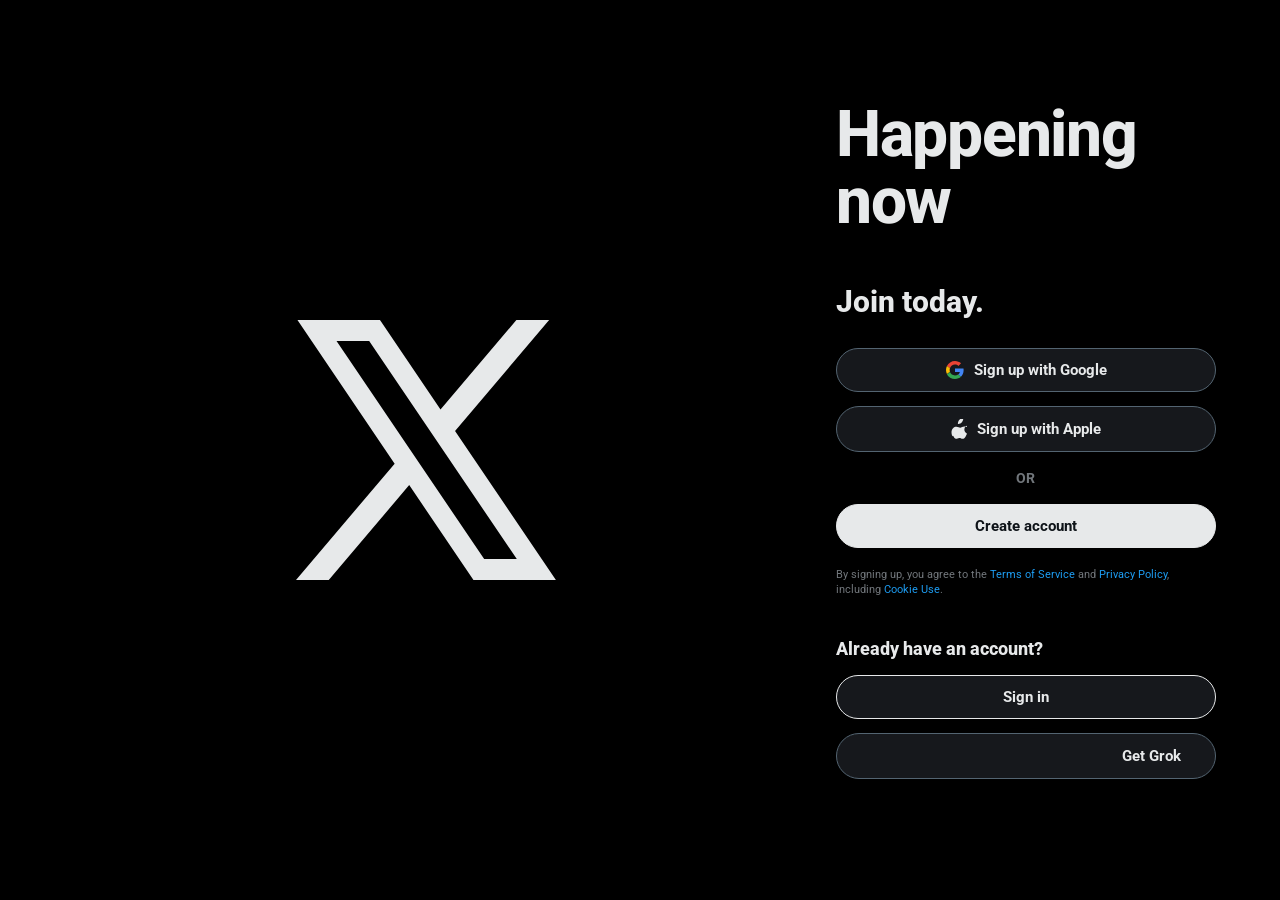
<file: login.html>
<!DOCTYPE html>
<html lang="en">
<head>
    <meta charset="UTF-8">
    <meta name="viewport" content="width=device-width, initial-scale=1.0, viewport-fit=cover">
    <meta name="color-scheme" content="dark">
    <meta name="theme-color" content="#000000">
    <link rel="icon" href="favicon.svg" type="image/svg+xml">
    <link href="https://fonts.googleapis.com/icon?family=Material+Icons" rel="stylesheet">
    <link rel="preconnect" href="https://fonts.googleapis.com">
    <link rel="preconnect" href="https://fonts.gstatic.com" crossorigin>
    <link href="https://fonts.googleapis.com/css2?family=Roboto:ital,wght@0,100..900;1,100..900&display=swap" rel="stylesheet">
    <link rel="stylesheet" href="login.css">
    <title>Join X — Twitter Clone</title>
</head>
<body class="auth-landing">
    <div class="auth-shell">
        <div class="auth-brand">
            <svg class="auth-logo" viewBox="0 0 24 24" aria-hidden="true" role="img">
                <title>X</title>
                <path d="M21.742 21.75l-7.563-11.179 7.056-8.321h-2.456l-5.691 6.714-4.54-6.714H2.359l7.29 10.776L2.25 21.75h2.456l6.035-7.118 4.818 7.118h6.191-.008zM7.739 3.818L18.81 20.182h-2.447L5.29 3.818h2.447z"></path>
            </svg>
        </div>

        <div class="auth-panel">
            <h1 class="auth-heading">Happening now</h1>
            <h2 class="auth-subheading">Join today.</h2>

            <div class="auth-stack">
                <a class="auth-btn auth-btn--outline" href="index.html">
                    <svg class="auth-btn-icon auth-btn-icon--google" viewBox="0 0 48 48" aria-hidden="true">
                        <path fill="#EA4335" d="M24 9.5c3.54 0 6.71 1.22 9.21 3.6l6.85-6.85C35.9 2.38 30.47 0 24 0 14.62 0 6.51 5.38 2.56 13.22l7.98 6.19C12.43 13.21 17.74 9.5 24 9.5z"></path>
                        <path fill="#4285F4" d="M46.98 24.55c0-1.57-.15-3.09-.38-4.55H24v9.02h12.94c-.58 2.96-2.26 5.48-4.78 7.18l7.73 6C43.91 37.32 46.98 31.79 46.98 24.55z"></path>
                        <path fill="#FBBC05" d="M10.53 28.59c-.48-1.45-.76-2.99-.76-4.59s.27-3.14.76-4.59l-7.98-6.19C.92 16.46 0 20.12 0 24c0 3.88.92 7.54 2.56 10.78l7.97-6.19z"></path>
                        <path fill="#34A853" d="M24 48c6.48 0 11.93-2.13 15.89-5.81l-7.73-6c-2.15 1.45-4.92 2.3-8.16 2.3-6.26 0-11.57-3.71-13.47-8.98l-7.98 6.19C6.51 42.62 14.62 48 24 48z"></path>
                    </svg>
                    Sign up with Google
                </a>
                <a class="auth-btn auth-btn--outline" href="index.html">
                    <svg class="auth-btn-icon auth-btn-icon--apple" viewBox="0 0 814 1000" aria-hidden="true">
                        <path fill="currentColor" d="M788.1 340.9c-5.8 4.5-108.2 62.2-108.2 190.5 0 148.4 130.3 200.9 134.2 202.2-.6 3.2-20.7 71.9-68.7 141.9-42.8 61.6-87.5 123.1-155.5 123.1s-86.5-40.2-165.9-40.2c-79.1 0-105.6 41.4-169.2 41.4-63.5 0-113-92.9-158.1-164.4C89.5 929.4 26.4 799.2 26.4 677.5c0-193.8 125.9-296.1 250.2-296.1 79.1 0 145 52.2 194.6 52.2 48.4 0 124-55.6 209.2-55.6 33.5 0 153.6 3.1 255.7 63.8zM554.1 153.8c42.4-51.1 72.2-122.2 72.2-193.8 0-9.9-.9-19.8-2.7-28.2-67.3 2.7-149.2 44.8-197.8 101.4-38.9 44.8-74.9 115.3-74.9 187.5 0 9.9.9 19.8 2.7 28.2 7.7 0 15.6-.9 23.4-2.7 66.6-9 132.5-45 174.1-92.4z"></path>
                    </svg>
                    Sign up with Apple
                </a>

                <p class="auth-or">OR</p>

                <a class="auth-btn auth-btn--primary" href="index.html">Create account</a>
            </div>

            <p class="auth-legal">
                By signing up, you agree to the <a href="#">Terms of Service</a> and <a href="#">Privacy Policy</a>, including <a href="#">Cookie Use</a>.
            </p>

            <p class="auth-section-label">Already have an account?</p>
            <div class="auth-stack">
                <a class="auth-btn auth-btn--outline-black" href="index.html">Sign in</a>
                <a class="auth-btn auth-btn--outline auth-grok" href="index.html">
                    <span class="material-icons auth-btn-icon" aria-hidden="true">auto_awesome</span>
                    Get Grok
                </a>
            </div>
        </div>
    </div>
</body>
</html>
</file>
<file: login.css>
/* Landing page — matches index dark theme (black base + light text) */
:root {
  --color-bg: #000000;
  --color-text: #e7e9ea;
  --color-text-secondary: #71767b;
  --color-border: #2f3336;
  --color-border-muted: #536471;
  --color-btn-surface: #16181c;
  --color-hover: rgba(231, 233, 234, 0.08);
  --color-accent: #1d9bf0;
  --color-cta-bg: #e7e9ea;
  --color-cta-text: #0f1419;
  --color-cta-hover: #d7d9db;
}

html {
  color-scheme: dark;
}

*,
*::before,
*::after {
  box-sizing: border-box;
  border-color: var(--color-border);
}

html,
body {
  height: 100%;
  margin: 0;
}

body.auth-landing {
  font-family: "Roboto", Arial, sans-serif;
  background: var(--color-bg);
  color: var(--color-text);
  min-height: 100%;
  min-height: 100dvh;
}

.auth-shell {
  display: flex;
  align-items: center;
  justify-content: center;
  min-height: 100%;
  min-height: 100dvh;
  max-width: 1200px;
  margin: 0 auto;
  padding: 32px 24px;
  padding-left: max(24px, env(safe-area-inset-left, 0px));
  padding-right: max(24px, env(safe-area-inset-right, 0px));
  padding-bottom: max(32px, env(safe-area-inset-bottom, 0px));
  gap: 48px;
}

.auth-brand {
  flex: 1;
  display: flex;
  align-items: center;
  justify-content: center;
  min-width: 0;
}

.auth-logo {
  width: min(320px, 55vw);
  height: auto;
  display: block;
  fill: var(--color-text);
}

.auth-panel {
  flex: 0 1 380px;
  min-width: 0;
  display: flex;
  flex-direction: column;
  align-items: stretch;
}

.auth-heading {
  margin: 0 0 48px;
  font-size: clamp(2.5rem, 6vw, 4rem);
  font-weight: 800;
  line-height: 1.05;
  letter-spacing: -0.02em;
}

.auth-subheading {
  margin: 0 0 28px;
  font-size: 1.9rem;
  font-weight: 800;
  line-height: 1.2;
}

.auth-stack {
  display: flex;
  flex-direction: column;
  gap: 14px;
  margin-bottom: 20px;
}

.auth-btn {
  display: inline-flex;
  align-items: center;
  justify-content: center;
  gap: 10px;
  width: 100%;
  padding: 12px 20px;
  border-radius: 9999px;
  font-family: "Roboto", Arial, sans-serif;
  font-size: 15px;
  font-weight: 700;
  text-decoration: none;
  text-align: center;
  border: 1px solid transparent;
  cursor: pointer;
  transition: background 140ms ease, border-color 140ms ease, opacity 140ms ease;
  color: var(--color-text);
  background: var(--color-btn-surface);
}

.auth-btn--outline {
  border-color: var(--color-border-muted);
}

.auth-btn--outline:hover {
  background: var(--color-hover);
}

.auth-btn--outline-black {
  border-color: var(--color-text);
  color: var(--color-text);
}

.auth-btn--outline-black:hover {
  background: var(--color-hover);
}

.auth-btn--primary {
  background: var(--color-cta-bg);
  color: var(--color-cta-text);
  border-color: var(--color-cta-bg);
}

.auth-btn--primary:hover {
  background: var(--color-cta-hover);
  border-color: var(--color-cta-hover);
}

.auth-btn-icon {
  flex-shrink: 0;
}

.auth-btn-icon--google {
  width: 18px;
  height: 18px;
}

.auth-btn-icon--apple {
  width: 16px;
  height: 20px;
}

.auth-or {
  display: flex;
  align-items: center;
  justify-content: center;
  margin: 4px 0;
  font-size: 14px;
  font-weight: 700;
  color: var(--color-text-secondary);
  letter-spacing: 0.06em;
}

.auth-legal {
  margin: 0 0 40px;
  font-size: 11px;
  line-height: 1.35;
  color: var(--color-text-secondary);
  max-width: 380px;
}

.auth-legal a {
  color: var(--color-accent);
  text-decoration: none;
}

.auth-legal a:hover {
  text-decoration: underline;
}

.auth-section-label {
  margin: 0 0 16px;
  font-size: 1.15rem;
  font-weight: 800;
}

.auth-grok .material-icons {
  font-size: 20px;
  color: var(--color-text-secondary);
}

@media (max-width: 800px) {
  .auth-shell {
    flex-direction: column;
    align-items: stretch;
    justify-content: flex-start;
    padding-top: max(24px, env(safe-area-inset-top, 0px));
    gap: 36px;
  }

  .auth-brand {
    flex: 0 0 auto;
  }

  .auth-logo {
    width: min(200px, 45vw);
  }

  .auth-panel {
    flex: 1 1 auto;
    max-width: none;
  }

  .auth-heading {
    margin-bottom: 32px;
  }
}
</file>
